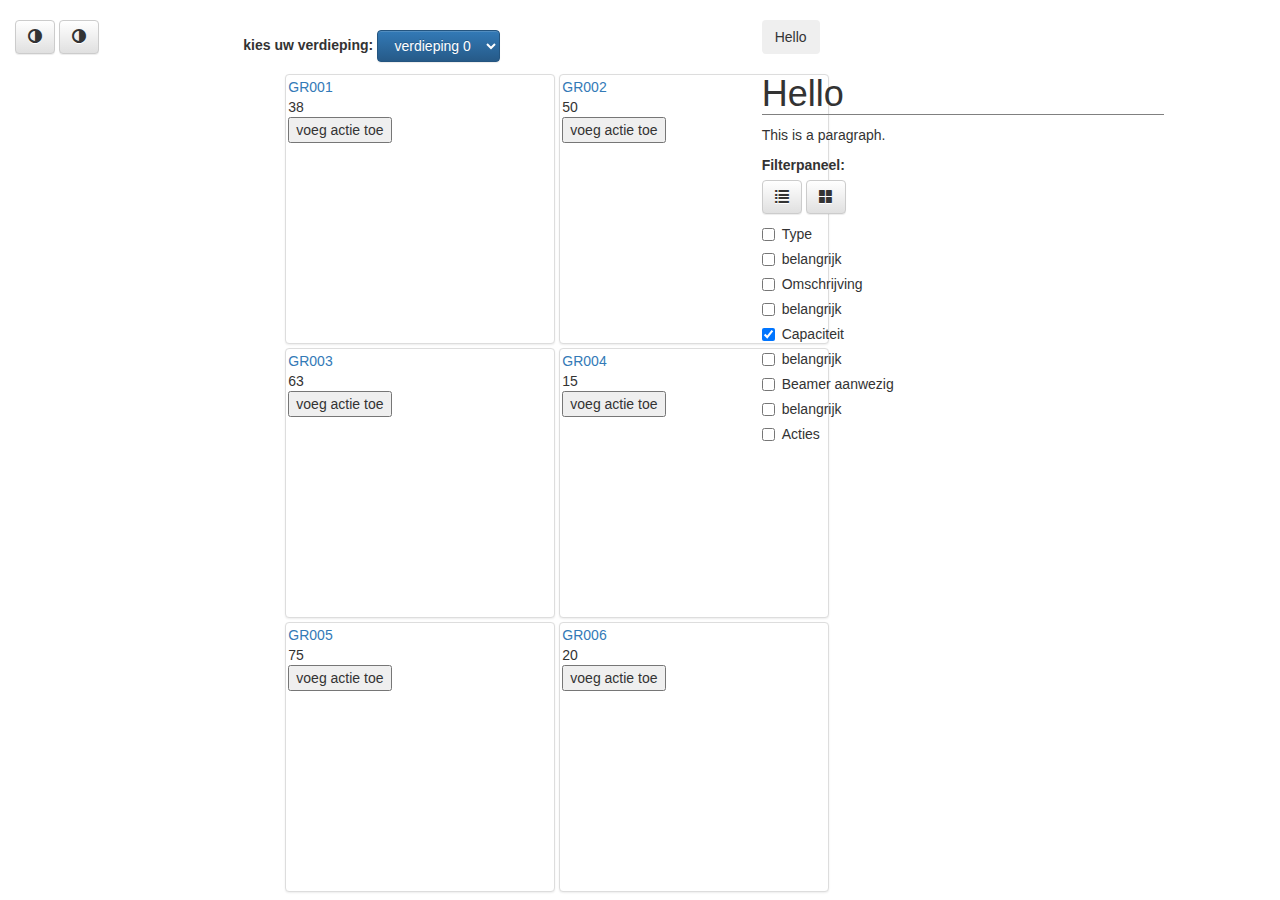
<file: CampusInfoCopy/index.html>
<!--
     User Interfaces 3
     Academiejaar 2014-2015 -->

<!DOCTYPE html>
<html lang="en" ng-app="campusInfoApp">
<head>
    <meta charset="utf-8">
    <meta http-equiv="X-UA-Compatible" content="IE=edge">
    <!-- scope needed -->
    <title></title>
    <meta name="description" content="">
    <meta name="viewport" content="width=device-width, initial-scale=1">
    <!-- ======================================= Defaults ======================================= ->
    <!-- Place favicon.ico and apple-touch-icon.png in the root directory -->
    <link rel="stylesheet" href="assets/css/normalize.css">
    <link rel="stylesheet" href="assets/css/main.css">
    <script src="assets/libs/vendor/modernizr-2.6.2.min.js"></script>
    <script src="assets/js/plugins.js"></script>

    <!-- ================== jQuery (necessary for Bootstrap's JavaScript plugins)================== -->
    <!--<script src="https://ajax.googleapis.com/ajax/libs/jquery/1.11.1/jquery.min.js"></script>-->
    <script src="https://ajax.googleapis.com/ajax/libs/jquery/2.1.1/jquery.min.js"></script>

    <!-- ======================================= Bootstrap ======================================= -->
    <link rel="stylesheet" href="assets/css/bootstrap.min.css">
    <!-- Optional theme -->
    <link rel="stylesheet" href="assets/css/bootstrap-theme.min.css">
    <!-- Latest compiled and minified JavaScript -->
    <script src="assets/js/bootstrap.min.js"></script>

    <!-- ======================================= Angular ======================================= -->
    <script src="assets/libs/angularjs/1.2.13_angular.js"></script>
    <script src="assets/libs/angularjs/1.2.13_angular-route.js"></script>
    <script src="assets/libs/angularjs/1.2.13_angular-resource.js"></script>
    <script src="assets/libs/angularjs/1.2.13_angular-animate.js"></script>

    <script src="assets/libs/angularUI/ui_utils/ui-utils-0.2.1/ui-utils.js"></script>
    <script src="assets/libs/angularFilter/angular-filter-master/angular-filter.js"></script>
    <script src="assets/libs/angularTranslate/angular-translate.js"></script>

    <link rel="stylesheet" href="assets/css/animations.css">
</head>

<body ng-style="mystyle">
    <div class="container-fluid">
        <div class="row">
            <div class="col-md-2">
                <!-- Sidebar content 143,216,216-->
                <button type="button" ng-click="mystyle={'background-color':'blue','color':'rgba(102,204,204,20'}" class="btn btn-default">
                    <span class="glyphicon glyphicon-adjust"></span>
                </button>
                <button type="button" ng-click="mystyle={'background-color':'rgba(204,220,193,30)','color':'rgb(50,201,205'}" class="btn btn-default">
                    <span class="glyphicon glyphicon-adjust"></span>
                </button>
            </div>
            <div class="col-md-10">
                <div class="view-container">
                    <div ng-view class="view-frame"></div>
                </div>
            </div>
        </div>
    </div>
<!-- ======================================= App ======================================= -->
<script src="app.js"></script>
<script src="components/campuslijst/campusLijstController.js"></script>
<script src="components/campusdetail/campusDetailController.js"></script>
<script src="components/filters.js"></script>
<script src="components/campusService.js"></script>
<script src="components/EigenschappenService.js"></script>

<script src="components/angularTranslate.js"></script>



</body>

</html>
</file>
<file: CampusInfoCopy/assets/css/main.css>
/*! HTML5 Boilerplate v4.3.0 | MIT License | http://h5bp.com/ */

/*
 * What follows is the result of much research on cross-browser styling.
 * Credit left inline and big thanks to Nicolas Gallagher, Jonathan Neal,
 * Kroc Camen, and the H5BP dev community and team.
 */

/* ==========================================================================
   Base styles: opinionated defaults
   ========================================================================== */

html,
button,
input,
select,
textarea {
    color: #222;
}

html {
    font-size: 1em;
    line-height: 1.4;
}

/*
 * Remove text-shadow in selection highlight: h5bp.com/i
 * These selection rule sets have to be separate.
 * Customize the background color to match your design.
 */

::-moz-selection {
    background: #b3d4fc;
    text-shadow: none;
}

::selection {
    background: #b3d4fc;
    text-shadow: none;
}

/*
 * A better looking default horizontal rule
 */

hr {
    display: block;
    height: 1px;
    border: 0;
    border-top: 1px solid #ccc;
    margin: 1em 0;
    padding: 0;
}

/*
 * Remove the gap between images, videos, audio and canvas and the bottom of
 * their containers: h5bp.com/i/440
 */

audio,
canvas,
img,
video {
    vertical-align: middle;
}

/*
 * Remove default fieldset styles.
 */

fieldset {
    border: 0;
    margin: 0;
    padding: 0;
}

/*
 * Allow only vertical resizing of textareas.
 */

textarea {
    resize: vertical;
}

/* ==========================================================================
   Browse Happy prompt
   ========================================================================== */

.browsehappy {
    margin: 0.2em 0;
    background: #ccc;
    color: #000;
    padding: 0.2em 0;
}

/* ==========================================================================
   Author's custom styles
   ========================================================================== */
.belangrijk{
    font-size: 20px;
}

ul {
    list-style: none;
}

.blok {
    display: block; /* added */
    margin-top: 10px;
    margin-bottom: 10px;
}

.spanblok {
    display: block;
}

.blue{
    /*background-color: rgb(175,210,193);*/
    background-color: rgb(224,236,212);
}

.darkblue{
    background-color: rgb(224,236,212);
}

/*-------------------------
	List layout
--------------------------*/


ul.list{
    list-style: none;
    width: 700px;
    /*margin: 0 auto;*/
    text-align: left;
}

ul.list li{
    border-bottom: 1px solid #ddd;
    padding: 10px;

    width:270px;
    height:180px;
    border:none;
}

ul.list li:hover {
    /*background-color: rgb(224,236,212);*/
    background-color: rgb(175,210,193);
}


/*-------------------------
	Grid layout
--------------------------*/


ul.grid{
    list-style: none;
    width: 700px;
    margin: 0 auto;
    text-align: left;
}

ul.grid li{
    padding: 2px;
    float:left;

    width:270px;
    height:270px;
    display:block;
    border:1px solid #ddd;
    margin: 2px;
}

ul.grid li:hover {
    /*background-color: rgb(224, 236, 212);*/
    background-color: rgb(175,210,193);
}

/*============= room list ============= */

#title{
    position: relative;
    left: 25px;
}

.cell{
    background-color: khaki;
    padding: 5px;
    margin: 50px;
    border: 2px solid black;
}

body {
    padding-top: 20px;
    background-color: rgb(224,236,212);
}


.phone-images {
    background-color: white;
    width: 450px;
    height: 450px;
    overflow: hidden;
    position: relative;
    float: left;
}

.phones {
    list-style: none;
}

.thumb {
    float: left;
    margin: -0.5em 1em 1.5em 0;
    padding-bottom: 1em;
    height: 100px;
    width: 100px;
}

.phones li {
    clear: both;
    height: 115px;
    padding-top: 15px;
}

/** Detail View **/
img.phone {
    float: left;
    margin-right: 3em;
    margin-bottom: 2em;
    background-color: white;
    padding: 2em;
    height: 400px;
    width: 400px;
    display: none;
}

img.phone:first-child {
    display: block;
}


ul.phone-thumbs {
    margin: 0;
    list-style: none;
}

ul.phone-thumbs li {
    border: 1px solid black;
    display: inline-block;
    margin: 1em;
    background-color: white;
}

ul.phone-thumbs img {
    height: 100px;
    width: 100px;
    padding: 1em;
}

ul.phone-thumbs img:hover {
    cursor: pointer;
}


ul.specs {
    clear: both;
    margin: 0;
    padding: 0;
    list-style: none;
}

ul.specs > li{
    display: inline-block;
    width: 200px;
    vertical-align: top;
}

ul.specs > li > span{
    font-weight: bold;
    font-size: 1.2em;
}

ul.specs dt {
    font-weight: bold;
}

h1 {
    border-bottom: 1px solid gray;
}


/* ==========================================================================
   Helper classes
   ========================================================================== */

/*
 * Image replacement
 */

.ir {
    background-color: transparent;
    border: 0;
    overflow: hidden;
    /* IE 6/7 fallback */
    *text-indent: -9999px;
}

.ir:before {
    content: "";
    display: block;
    width: 0;
    height: 150%;
}

/*
 * Hide from both screenreaders and browsers: h5bp.com/u
 */

.hidden {
    display: none !important;
    visibility: hidden;
}

/*
 * Hide only visually, but have it available for screenreaders: h5bp.com/v
 */

.visuallyhidden {
    border: 0;
    clip: rect(0 0 0 0);
    height: 1px;
    margin: -1px;
    overflow: hidden;
    padding: 0;
    position: absolute;
    width: 1px;
}

/*
 * Extends the .visuallyhidden class to allow the element to be focusable
 * when navigated to via the keyboard: h5bp.com/p
 */

.visuallyhidden.focusable:active,
.visuallyhidden.focusable:focus {
    clip: auto;
    height: auto;
    margin: 0;
    overflow: visible;
    position: static;
    width: auto;
}

/*
 * Hide visually and from screenreaders, but maintain layout
 */

.invisible {
    visibility: hidden;
}

/*
 * Clearfix: contain floats
 *
 * For modern browsers
 * 1. The space content is one way to avoid an Opera bug when the
 *    `contenteditable` attribute is included anywhere else in the document.
 *    Otherwise it causes space to appear at the top and bottom of elements
 *    that receive the `clearfix` class.
 * 2. The use of `table` rather than `block` is only necessary if using
 *    `:before` to contain the top-margins of child elements.
 */

.clearfix:before,
.clearfix:after {
    content: " "; /* 1 */
    display: table; /* 2 */
}

.clearfix:after {
    clear: both;
}

/*
 * For IE 6/7 only
 * Include this rule to trigger hasLayout and contain floats.
 */

.clearfix {
    *zoom: 1;
}

/* ==========================================================================
   EXAMPLE Media Queries for Responsive Design.
   These examples override the primary ('mobile first') styles.
   Modify as content requires.
   ========================================================================== */

@media only screen and (min-width: 35em) {
    /* Style adjustments for viewports that meet the condition */
}

@media print,
(-o-min-device-pixel-ratio: 5/4),
(-webkit-min-device-pixel-ratio: 1.25),
(min-resolution: 120dpi) {
    /* Style adjustments for high resolution devices */
}

/* ==========================================================================
   Print styles.
   Inlined to avoid required HTTP connection: h5bp.com/r
   ========================================================================== */

@media print {
    * {
        background: transparent !important;
        color: #000 !important; /* Black prints faster: h5bp.com/s */
        box-shadow: none !important;
        text-shadow: none !important;
    }

    a,
    a:visited {
        text-decoration: underline;
    }

    a[href]:after {
        content: " (" attr(href) ")";
    }

    abbr[title]:after {
        content: " (" attr(title) ")";
    }

    /*
     * Don't show links for images, or javascript/internal links
     */
    .ir a:after,
    a[href^="javascript:"]:after,
    a[href^="#"]:after {
        content: "";
    }

    pre,
    blockquote {
        border: 1px solid #999;
        page-break-inside: avoid;
    }

    thead {
        display: table-header-group; /* h5bp.com/t */
    }

    tr,
    img {
        page-break-inside: avoid;
    }

    img {
        max-width: 100% !important;
    }

    @page {
        margin: 0.5cm;
    }

    p,
    h2,
    h3 {
        orphans: 3;
        widows: 3;
    }

    h2,
    h3 {
        page-break-after: avoid;
    }
}
</file>
<file: CampusInfoCopy/assets/css/animations.css>
/*
 * animations css stylesheet
 */

/* animate ngRepeat in phone listing */

.animation.ng-enter,
.animation.ng-leave,
.animation.ng-move {
    -webkit-transition: 0.5s linear all;
    -moz-transition: 0.5s linear all;
    -o-transition: 0.5s linear all;
    transition: 0.5s linear all;
}

.animation.ng-enter,
.animation.ng-move {
    opacity: 0;
    height: 0;
    overflow: hidden;
}

.animation.ng-move.ng-move-active,
.animation.ng-enter.ng-enter-active {
    opacity: 1;
    height: 120px;
}

.animation.ng-leave {
    opacity: 1;
    overflow: hidden;
}

.animation.ng-leave.ng-leave-active {
    opacity: 0;
    height: 0;
    padding-top: 0;
    padding-bottom: 0;
}

/* cross fading between routes with ngView */

.view-container {
    position: relative;
}

.view-frame.ng-enter,
.view-frame.ng-leave {
    background: white;
    position: absolute;
    top: 0;
    left: 0;
    right: 0;
}

.view-frame.ng-enter {
    -webkit-animation: 0.5s fade-in;
    -moz-animation: 0.5s fade-in;
    -o-animation: 0.5s fade-in;
    animation: 0.5s fade-in;
    z-index: 100;
}

.view-frame.ng-leave {
    -webkit-animation: 0.5s fade-out;
    -moz-animation: 0.5s fade-out;
    -o-animation: 0.5s fade-out;
    animation: 0.5s fade-out;
    z-index: 99;
}

@keyframes fade-in {
    from {
        opacity: 0;
    }
    to {
        opacity: 1;
    }
}

@-moz-keyframes fade-in {
    from {
        opacity: 0;
    }
    to {
        opacity: 1;
    }
}

@-webkit-keyframes fade-in {
    from {
        opacity: 0;
    }
    to {
        opacity: 1;
    }
}

@keyframes fade-out {
    from {
        opacity: 1;
    }
    to {
        opacity: 0;
    }
}

@-moz-keyframes fade-out {
    from {
        opacity: 1;
    }
    to {
        opacity: 0;
    }
}

@-webkit-keyframes fade-out {
    from {
        opacity: 1;
    }
    to {
        opacity: 0;
    }
}
</file>
